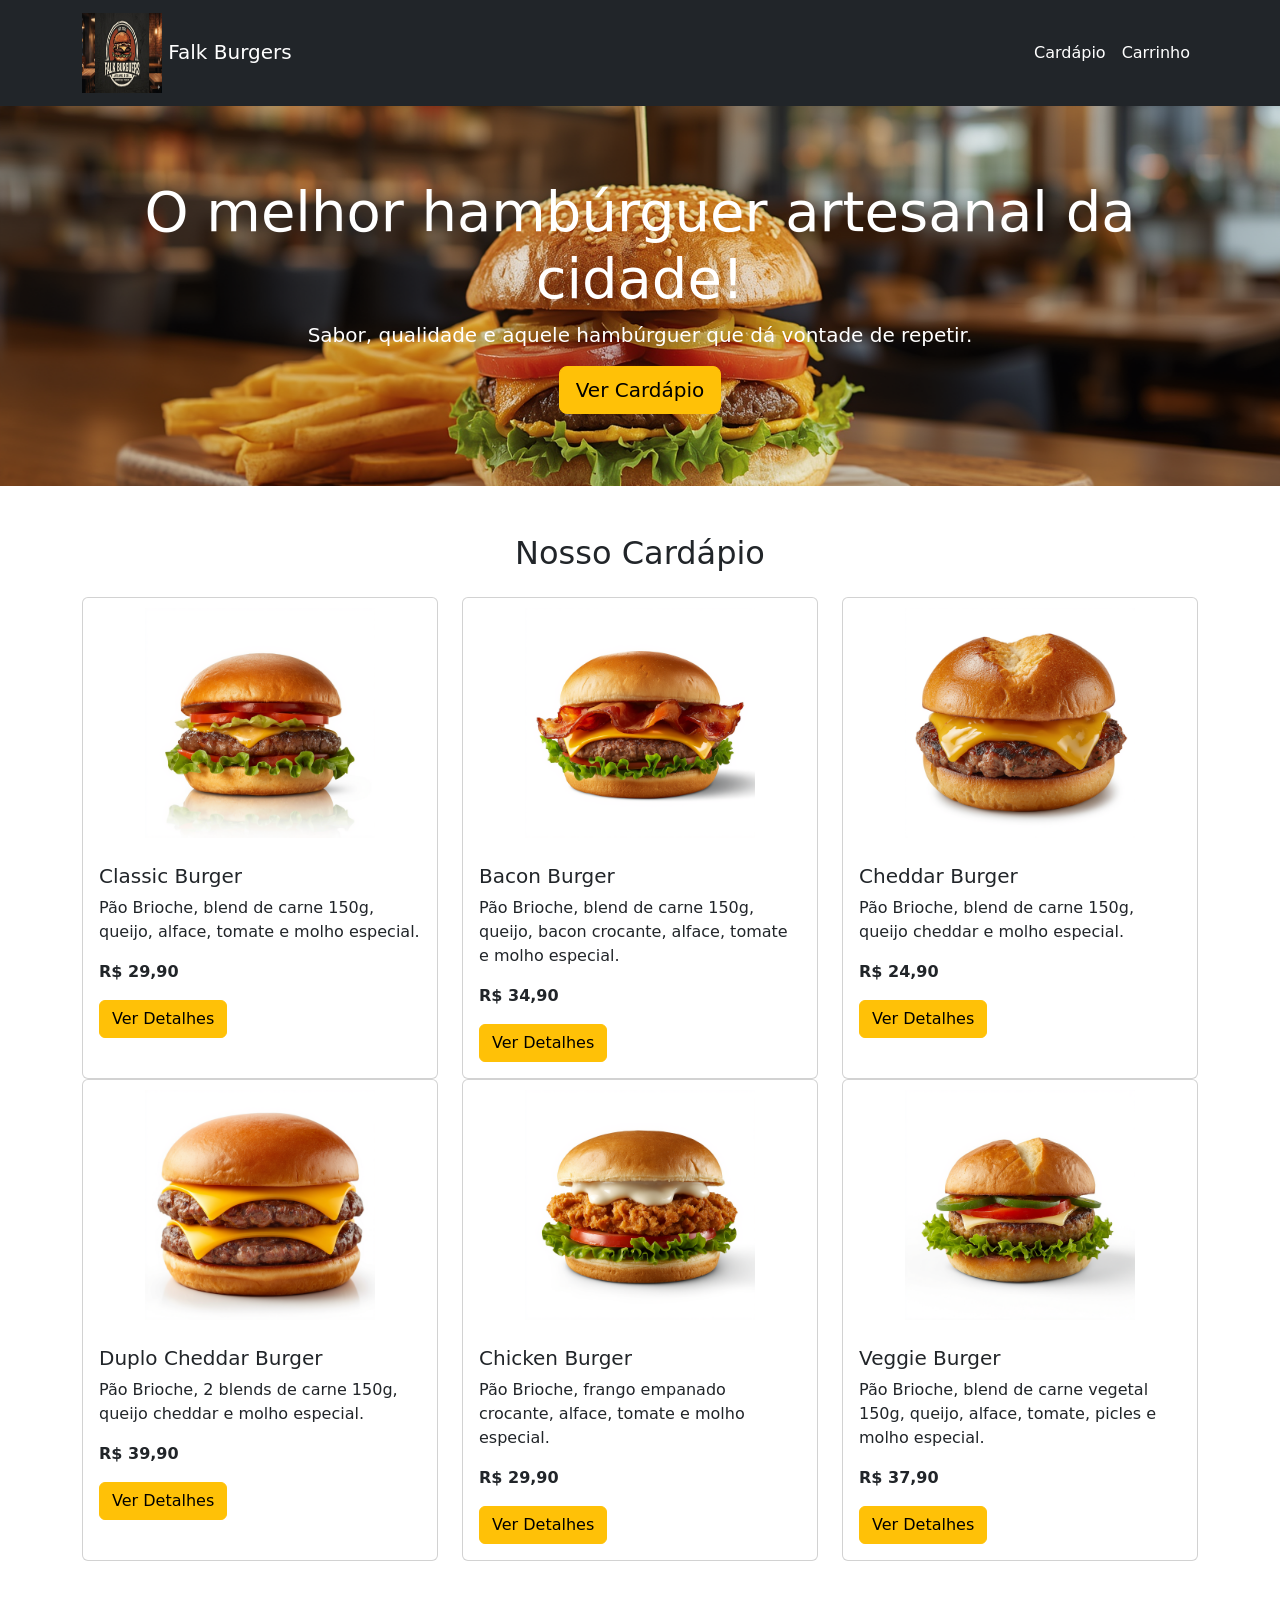
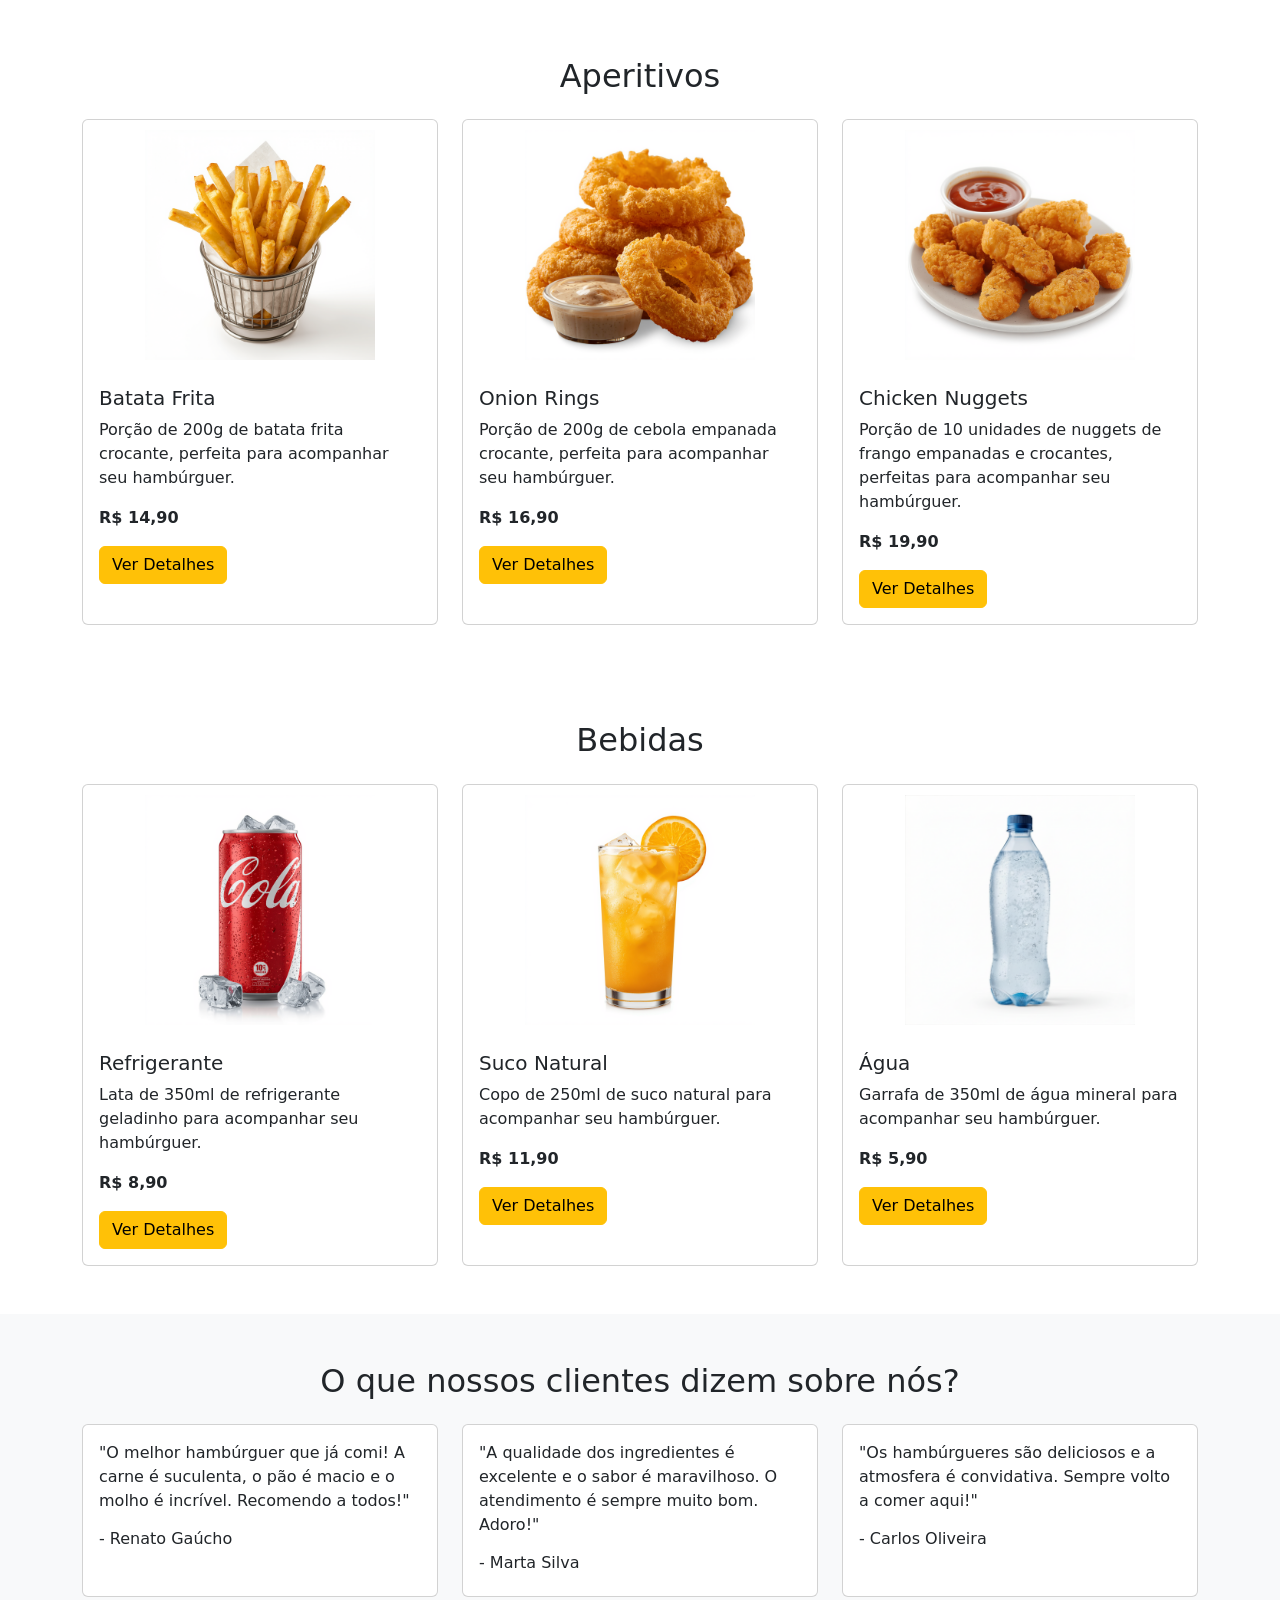
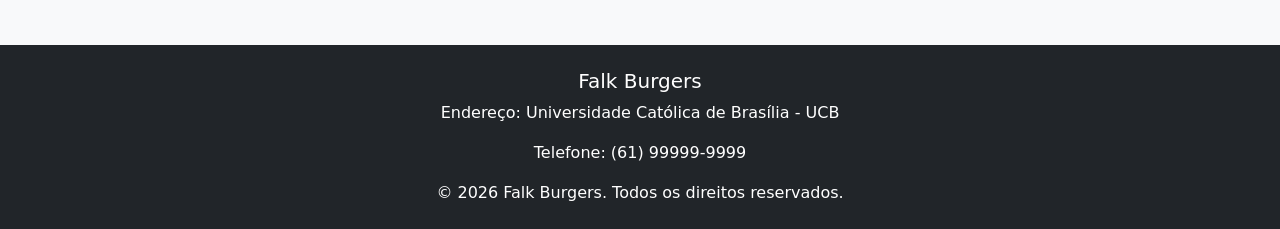
<file: index.html>
<!doctype html>
<html lang="pt-br">
  <head>
    <meta charset="utf-8" />
    <meta name="viewport" content="width=device-width, initial-scale=1" />
    <title>Falk Burgers</title>
    <link
      href="https://cdn.jsdelivr.net/npm/bootstrap@5.3.8/dist/css/bootstrap.min.css"
      rel="stylesheet"
      integrity="sha384-sRIl4kxILFvY47J16cr9ZwB07vP4J8+LH7qKQnuqkuIAvNWLzeN8tE5YBujZqJLB"
      crossorigin="anonymous"
    />
    <link rel="stylesheet" href="css/style.css" />
  </head>
  <body>
    <nav class="navbar navbar-expand-lg bg-dark navbar-dark">
      <div class="container">
        <a class="navbar-brand" href="index.html"> 
          <img src="img/logo.jpeg" alt="Falk Burgers Logo" width="80" height="80">
          Falk Burgers </a>

        <button
          class="navbar-toggler"
          type="button"
          data-bs-toggle="collapse"
          data-bs-target="#menu"
        >
          <span class="navbar-toggler-icon"></span>
        </button>

        <div class="collapse navbar-collapse" id="menu">
          <ul class="navbar-nav ms-auto">
            <li class="nav-item">
              <a class="nav-link active" href="index.html"> Cardápio </a>
            </li>

            <li class="nav-item">
              <a class="nav-link active" href="carrinho.html"> Carrinho </a>
            </li>
          </ul>
        </div>
      </div>
    </nav>

    <section class="text-white text-center p-5 banner">
      <div class="container bg-grey bg-opacity-50 p-4 rounded">
        <h1 class="display-4">O melhor hambúrguer artesanal da cidade!</h1>

        <p class="lead">
          Sabor, qualidade e aquele hambúrguer que dá vontade de repetir.
        </p>

        <a href="#cardapio" class="btn btn-warning btn-lg"> Ver Cardápio </a>
      </div>
    </section>

    <section id="cardapio" class="py-5">
      <div class="container">
        <h2 class="text-center mb-4">Nosso Cardápio</h2>

        <div class="row">
          <div class="col-12 col-md-6 col-lg-4">
            <div class="card">
              <img
                src="img/burger1.png"
                class="card-img-top"
                alt="Hambúrguer Clássico"
              />
              <div class="card-body">
                <h5 class="card-title">Classic Burger</h5>
                <p class="card-text">
                  Pão Brioche, blend de carne 150g, queijo, alface, tomate e
                  molho especial.
                </p>
                <p class="fw-bold">R$ 29,90</p>
                <a href="selecionado.html" class="btn btn-warning"
                data-nome="Classic Burger"
                data-preco="29,90"
                data-descricao="Pão Brioche, blend de carne 150g, queijo, alface, tomate e molho especial."
                data-imagem="img/burger1.png">
                  Ver Detalhes
                </a>
              </div>
            </div>
          </div>
          <div class="col-12 col-md-6 col-lg-4">
            <div class="card">
              <img
                src="img/burger2.png"
                class="card-img-top"
                alt="Hambúrguer com Bacon"
              />
              <div class="card-body">
                <h5 class="card-title">Bacon Burger</h5>
                <p class="card-text">
                  Pão Brioche, blend de carne 150g, queijo, bacon crocante,
                  alface, tomate e molho especial.
                </p>
                <p class="fw-bold">R$ 34,90</p>
                <a href="selecionado.html" class="btn btn-warning"
                data-nome="Bacon Burger"
                data-preco="34,90"
                data-descricao="Pão Brioche, blend de carne 150g, queijo, bacon crocante, alface, tomate e molho especial."
                data-imagem="img/burger2.png">
                  Ver Detalhes
                </a>
              </div>
            </div>
          </div>
          <div class="col-12 col-md-6 col-lg-4">
            <div class="card">
              <img
                src="img/burger3.png"
                class="card-img-top"
                alt="Hambúrguer de Cheddar"
              />
              <div class="card-body">
                <h5 class="card-title">Cheddar Burger</h5>
                <p class="card-text">
                  Pão Brioche, blend de carne 150g, queijo cheddar e molho
                  especial.
                </p>
                <p class="fw-bold">R$ 24,90</p>
                <a href="selecionado.html" class="btn btn-warning"
                  data-nome="Cheddar Burger"
                  data-preco="24,90"
                  data-descricao="Pão Brioche, blend de carne 150g, queijo cheddar e molho especial."
                  data-imagem="img/burger3.png">
                  Ver Detalhes
                </a>
              </div>
            </div>
          </div>
          <div class="col-12 col-md-6 col-lg-4">
            <div class="card">
              <img
                src="img/burger4.png"
                class="card-img-top"
                alt="Hambúrguer Duplo Cheddar"
              />
              <div class="card-body">
                <h5 class="card-title">Duplo Cheddar Burger</h5>
                <p class="card-text">
                  Pão Brioche, 2 blends de carne 150g, queijo cheddar e molho
                  especial.
                </p>
                <p class="fw-bold">R$ 39,90</p>
                <a href="selecionado.html" class="btn btn-warning"
                  data-nome="Duplo Cheddar Burger"
                  data-preco="39,90"
                  data-descricao="Pão Brioche, 2 blends de carne 150g, queijo cheddar e molho especial."
                  data-imagem="img/burger4.png">
                  Ver Detalhes
                </a>
              </div>
            </div>
          </div>
          <div class="col-12 col-md-6 col-lg-4">
            <div class="card">
              <img
                src="img/burger5.png"
                class="card-img-top"
                alt="Hambúrguer de Frango"
              />
              <div class="card-body">
                <h5 class="card-title">Chicken Burger</h5>
                <p class="card-text">
                  Pão Brioche, frango empanado crocante, alface, tomate e molho
                  especial.
                </p>
                <p class="fw-bold">R$ 29,90</p>
                <a href="selecionado.html" class="btn btn-warning"
                  data-nome="Chicken Burger"
                  data-preco="29,90"
                  data-descricao="Pão Brioche, frango empanado crocante, alface, tomate e molho especial."
                  data-imagem="img/burger5.png">
                  Ver Detalhes
                </a>
              </div>
            </div>
          </div>
          <div class="col-12 col-md-6 col-lg-4">
            <div class="card">
              <img
                src="img/burger6.png"
                class="card-img-top"
                alt="Hambúrguer Vegetariano"
              />
              <div class="card-body">
                <h5 class="card-title">Veggie Burger</h5>
                <p class="card-text">
                  Pão Brioche, blend de carne vegetal 150g, queijo, alface,
                  tomate, picles e molho especial.
                </p>
                <p class="fw-bold">R$ 37,90</p>
                <a href="selecionado.html" class="btn btn-warning"
                  data-nome="Veggie Burger"
                  data-preco="37,90"
                  data-descricao="Pão Brioche, blend de carne vegetal 150g, queijo, alface, tomate, picles e molho especial."
                  data-imagem="img/burger6.png">
                  Ver Detalhes
                </a>
              </div>
            </div>
          </div>
        </div>
      </div>
    </section>

    <section class="py-5">
      <div class="container">
        <h2 class="text-center mb-4">Aperitivos</h2>
        <div class="row">
          <div class="col-12 col-md-6 col-lg-4">
            <div class="card">
              <img
                src="img/batata.png"
                class="card-img-top"
                alt="Batata Frita"
              />
              <div class="card-body">
                <h5 class="card-title">Batata Frita</h5>
                <p class="card-text">
                  Porção de 200g de batata frita crocante, perfeita para
                  acompanhar seu hambúrguer.
                </p>
                <p class="fw-bold">R$ 14,90</p>
                <a href="selecionado.html" class="btn btn-warning"
                  data-nome="Batata Frita"
                  data-preco="14,90"
                  data-descricao="Porção de 200g de batata frita crocante, perfeita para acompanhar seu hambúrguer."
                  data-imagem="img/batata.png">
                  Ver Detalhes
                </a>
              </div>
            </div>
          </div>
          <div class="col-12 col-md-6 col-lg-4">
            <div class="card">
              <img
                src="img/onionrings.png"
                class="card-img-top"
                alt="Cebola Empanada"
              />
              <div class="card-body">
                <h5 class="card-title">Onion Rings</h5>
                <p class="card-text">
                  Porção de 200g de cebola empanada crocante, perfeita para
                  acompanhar seu hambúrguer.
                </p>
                <p class="fw-bold">R$ 16,90</p>
                <a href="selecionado.html" class="btn btn-warning"
                  data-nome="Onion Rings"
                  data-preco="16,90"
                  data-descricao="Porção de 200g de cebola empanada crocante, perfeita para acompanhar seu hambúrguer."
                  data-imagem="img/onionrings.png">
                  Ver Detalhes
                </a>
              </div>
            </div>
          </div>
          <div class="col-12 col-md-6 col-lg-4">
            <div class="card">
              <img
                src="img/nuggets.png"
                class="card-img-top"
                alt="Chicken Nuggets"
              />
              <div class="card-body">
                <h5 class="card-title">Chicken Nuggets</h5>
                <p class="card-text">
                  Porção de 10 unidades de nuggets de frango empanadas e
                  crocantes, perfeitas para acompanhar seu hambúrguer.
                </p>
                <p class="fw-bold">R$ 19,90</p>
                <a href="selecionado.html" class="btn btn-warning"
                  data-nome="Chicken Nuggets"
                  data-preco="19,90"
                  data-descricao="Porção de 10 unidades de nuggets de frango empanadas e crocantes, perfeitas para acompanhar seu hambúrguer."
                  data-imagem="img/nuggets.png">
                  Ver Detalhes
                </a>
              </div>
            </div>
        </div>
      </div>
    </section>

    <section class="py-5">
      <div class="container">
        <h2 class="text-center mb-4">Bebidas</h2>
        <div class="row">
          <div class="col-12 col-md-6 col-lg-4">
            <div class="card">
              <img
                src="img/coca.png"
                class="card-img-top"
                alt="Refrigerante"
              />
              <div class="card-body">
                <h5 class="card-title">Refrigerante</h5>
                <p class="card-text">
                  Lata de 350ml de refrigerante geladinho para acompanhar seu
                  hambúrguer.
                </p>
                <p class="fw-bold">R$ 8,90</p>
                <a href="selecionado.html" class="btn btn-warning"
                  data-nome="Refrigerante"
                  data-preco="8,90"
                  data-descricao="Lata de 350ml de refrigerante geladinho para acompanhar seu hambúrguer."
                  data-imagem="img/coca.png">
                  Ver Detalhes
                </a>
              </div>
            </div>
          </div>
          <div class="col-12 col-md-6 col-lg-4">
            <div class="card">
              <img
                src="img/suco.png"
                class="card-img-top"
                alt="Suco Natural"
              />
              <div class="card-body">
                <h5 class="card-title">Suco Natural</h5>
                <p class="card-text">
                  Copo de 250ml de suco natural para acompanhar seu
                  hambúrguer.
                </p>
                <p class="fw-bold">R$ 11,90</p>
                <a href="selecionado.html" class="btn btn-warning"
                  data-nome="Suco Natural"
                  data-preco="11,90"
                  data-descricao="Copo de 250ml de suco natural para acompanhar seu hambúrguer."
                  data-imagem="img/suco.png">
                  Ver Detalhes
                </a>
              </div>
            </div>
          </div>
          <div class="col-12 col-md-6 col-lg-4">
            <div class="card">
              <img
                src="img/agua.png"
                class="card-img-top"
                alt="Água"
              />
              <div class="card-body">
                <h5 class="card-title">Água</h5>
                <p class="card-text">
                  Garrafa de 350ml de água mineral para acompanhar seu
                  hambúrguer.
                </p>
                <p class="fw-bold">R$ 5,90</p>
                <a href="selecionado.html" class="btn btn-warning"
                  data-nome="Água"
                  data-preco="5,90"
                  data-descricao="Garrafa de 350ml de água mineral para acompanhar seu hambúrguer."
                  data-imagem="img/agua.png">
                  Ver Detalhes
                </a>
              </div>
            </div>
          </div>
    </section>


    <section class="py-5 bg-light">
      <div class="container">
        <h2 class="text-center mb-4">
          O que nossos clientes dizem sobre nós?
        </h2>
        <div class="row">
          <div class="col-12 col-md-4">
            <div class="card p-3">
              <p>
                "O melhor hambúrguer que já comi! A carne é suculenta, o pão é
                macio e o molho é incrível. Recomendo a todos!"
              </p>

              <h6>
                - Renato Gaúcho
              </h6>
            </div>
          </div>
          <div class="col-12 col-md-4">
            <div class="card p-3">
              <p>
                "A qualidade dos ingredientes é excelente e o sabor é
                maravilhoso. O atendimento é sempre muito bom. Adoro!"
              </p>

              <h6>
                - Marta Silva
              </h6>
            </div>
          </div>
          <div class="col-12 col-md-4">
            <div class="card p-3">
              <p>
                "Os hambúrgueres são deliciosos e a atmosfera é convidativa. Sempre
                volto a comer aqui!"
              </p>

              <h6>
                - Carlos Oliveira
              </h6>
            </div>
          </div>
        </div>
      </div>
    </section>


    <footer class="bg-dark text-white text-center p-4">
      <div class="container">
        <h5>Falk Burgers</h5>
        <p>Endereço: Universidade Católica de Brasília - UCB</p>
        <p>Telefone: (61) 99999-9999</p>
        <p class="mb-0">
           © 2026 Falk Burgers. Todos os direitos reservados.
        </p>
      </div>
    </footer>

    <script
      src="https://cdn.jsdelivr.net/npm/bootstrap@5.3.8/dist/js/bootstrap.bundle.min.js"
      integrity="sha384-FKyoEForCGlyvwx9Hj09JcYn3nv7wiPVlz7YYwJrWVcXK/BmnVDxM+D2scQbITxI"
      crossorigin="anonymous"
    ></script>

    <script>
      document.querySelectorAll('a[href="selecionado.html"]')
      .forEach((link) => {
        link.addEventListener("click", (event) => {
          event.preventDefault();

          const nome = link.getAttribute("data-nome");
          const preco = link.getAttribute("data-preco");
          const descricao = link.getAttribute("data-descricao");
          const imagem = link.getAttribute("data-imagem");

          localStorage.setItem("nome", nome);
          localStorage.setItem("preco", preco);
          localStorage.setItem("descricao", descricao);
          localStorage.setItem("imagem", imagem);

          window.location.href = "selecionado.html";
        });
      });
    </script>
  </body>
</html>
</file>
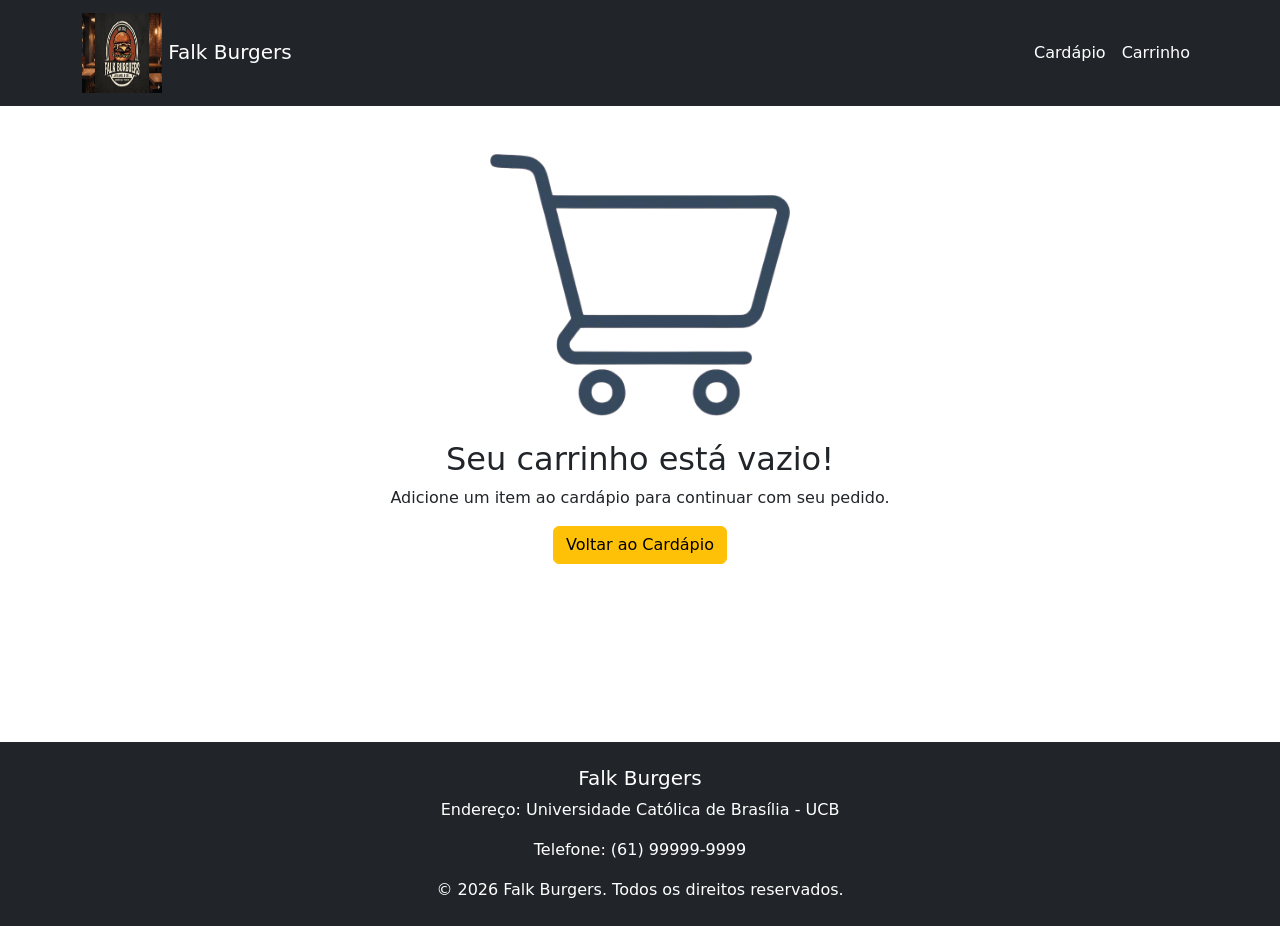
<file: carrinho.html>
<!doctype html>
<html lang="pt-br">
  <head>
    <meta charset="utf-8" />
    <meta name="viewport" content="width=device-width, initial-scale=1" />

    <title>Carrinho - Falk Burgers</title>

    <link
      href="https://cdn.jsdelivr.net/npm/bootstrap@5.3.8/dist/css/bootstrap.min.css"
      rel="stylesheet"
    />

    <link rel="stylesheet" href="css/style.css" />
  </head>

  <body>
    <nav class="navbar navbar-expand-lg bg-dark navbar-dark">
      <div class="container">
        <a class="navbar-brand" href="index.html">
          <img
            src="img/logo.jpeg"
            alt="Falk Burgers Logo"
            width="80"
            height="80"
          />
          Falk Burgers
        </a>

        <button
          class="navbar-toggler"
          type="button"
          data-bs-toggle="collapse"
          data-bs-target="#menu"
        >
          <span class="navbar-toggler-icon"></span>
        </button>

        <div class="collapse navbar-collapse" id="menu">
          <ul class="navbar-nav ms-auto">
            <li class="nav-item">
              <a class="nav-link active" href="index.html"> Cardápio </a>
            </li>

            <li class="nav-item">
              <a class="nav-link active" href="carrinho.html"> Carrinho </a>
            </li>
          </ul>
        </div>
      </div>
    </nav>
    <section class="container text-center my-5" style="min-height: 60vh">
      <img
        src="img/carrinho-vazio.png"
        alt="Carrinho Vazio"
        class="img-fluid"
        style="max-width: 300px"
      />
      <h2 class="mt-4">Seu carrinho está vazio!</h2>
      <p>Adicione um item ao cardápio para continuar com seu pedido.</p>

      <a href="index.html" class="btn btn-warning">Voltar ao Cardápio</a>
    </section>
    <footer class="bg-dark text-white text-center p-4">
      <div class="container">
        <h5>Falk Burgers</h5>
        <p>Endereço: Universidade Católica de Brasília - UCB</p>
        <p>Telefone: (61) 99999-9999</p>
        <p class="mb-0">© 2026 Falk Burgers. Todos os direitos reservados.</p>
      </div>
    </footer>

    <script
      src="https://cdn.jsdelivr.net/npm/bootstrap@5.3.8/dist/js/bootstrap.bundle.min.js"
      integrity="sha384-FKyoEForCGlyvwx9Hj09JcYn3nv7wiPVlz7YYwJrWVcXK/BmnVDxM+D2scQbITxI"
      crossorigin="anonymous"
    ></script>
  </body>
</html>
</file>
<file: css/style.css>
.card img {
    height: 250px;
    object-fit: contain;
    padding: 10px;
}

.card {
    height: 100%;
}

.banner {
    background-image: url('../img/banner.png');
    background-size: cover;
    background-position: center;
}

.logo {
    width: 80px;
    height: 80px;
    object-fit: contain;
}

html, body {
    height: 100%;
}

body {
    display: flex;
    flex-direction: column;
}

main {
    flex: 1;
}
</file>
